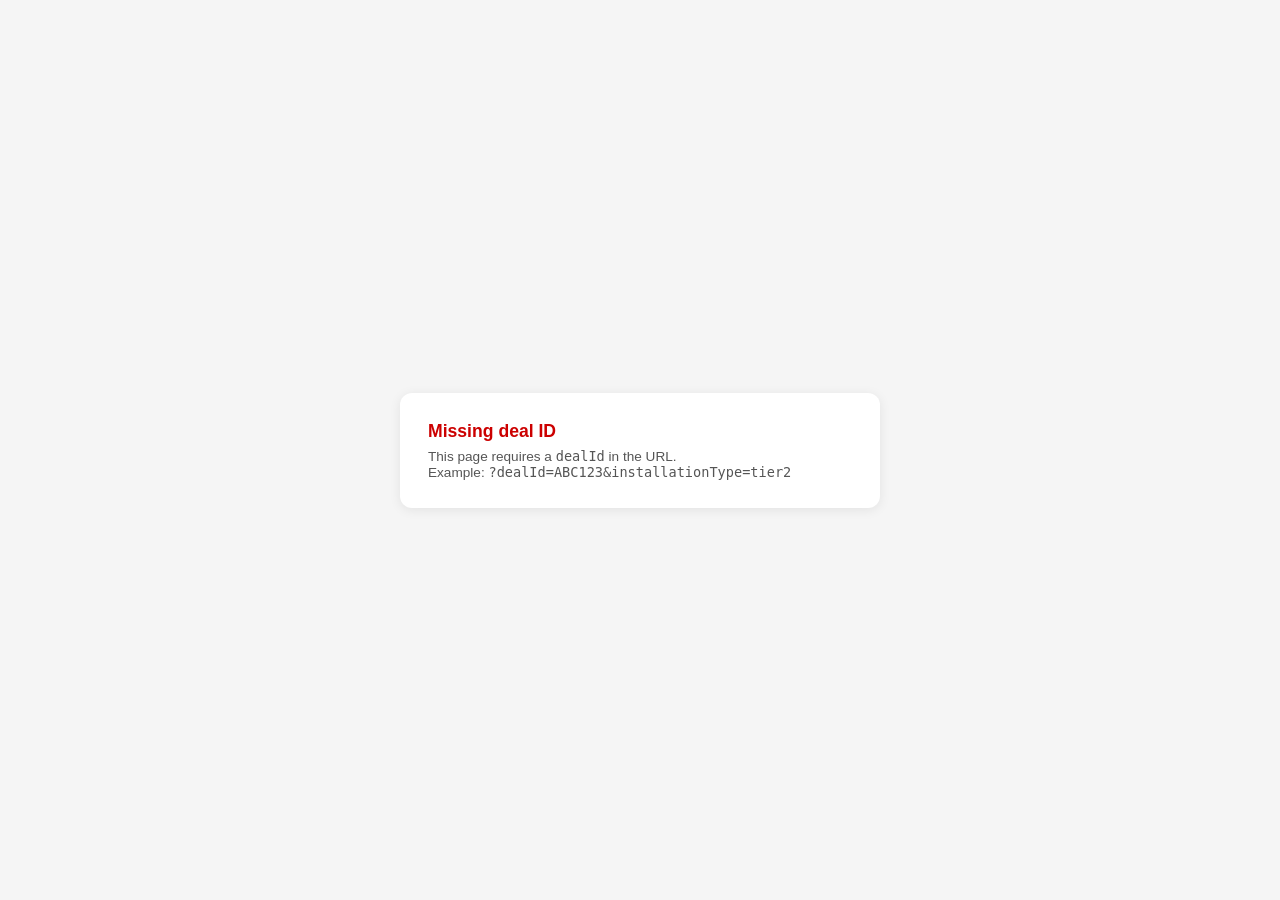
<file: index.html>
<!DOCTYPE html>
<html lang="en">
<head>
  <meta charset="UTF-8" />
  <meta name="viewport" content="width=device-width, initial-scale=1.0" />
  <title>Evnex Installation Survey</title>
  <style>
    * { margin: 0; padding: 0; box-sizing: border-box; }
    body { font-family: sans-serif; background: #f5f5f5; }

    #overlay {
      display: flex;
      align-items: center;
      justify-content: center;
      min-height: 100vh;
      padding: 24px;
    }

    .card {
      background: #fff;
      border-radius: 12px;
      padding: 28px;
      width: 100%;
      max-width: 480px;
      box-shadow: 0 2px 12px rgba(0,0,0,0.08);
    }

    .card h1 { font-size: 1.1rem; margin-bottom: 6px; }
    .sub { font-size: 0.82rem; color: #888; margin-bottom: 20px; }

    #loading { text-align: center; color: #555; }
    #error   { display: none; color: #c00; }
    #error p { font-size: 0.85rem; color: #555; margin-top: 6px; }
    #notice  { display: none; }

    .warn-box {
      background: #fff8e1;
      border: 1px solid #ffe082;
      border-radius: 8px;
      padding: 14px;
      font-size: 0.82rem;
      color: #7a5c00;
      margin-bottom: 16px;
    }
    .warn-box strong { display: block; margin-bottom: 6px; }
    .thumb-grid { display: flex; flex-wrap: wrap; gap: 8px; margin-top: 10px; }
    .thumb-grid a { display: block; width: 80px; height: 80px; border-radius: 6px; overflow: hidden; border: 1px solid #ffe082; }
    .thumb-grid img { width: 100%; height: 100%; object-fit: cover; display: block; }

    .btn {
      display: block;
      width: 100%;
      padding: 13px;
      background: #111;
      color: #fff;
      border: none;
      border-radius: 8px;
      font-size: 1rem;
      cursor: pointer;
      text-align: center;
      text-decoration: none;
    }
    .btn:hover { background: #333; }

    #debug-list { font-size: 0.75rem; color: #aaa; margin-top: 16px; list-style: none; text-align: left; }

    iframe {
      display: none;
      width: 100%;
      height: 100vh;
      border: none;
    }
  </style>
</head>
<body>

  <div id="overlay">
    <div class="card">

      <div id="loading">
        <h1>Loading your survey…</h1>
        <p class="sub" id="loading-sub">Fetching saved answers…</p>
        <ul id="debug-list"></ul>
      </div>

      <div id="error">
        <h1>Missing deal ID</h1>
        <p>This page requires a <code>dealId</code> in the URL.<br>
        Example: <code>?dealId=ABC123&amp;installationType=tier2</code></p>
      </div>

      <div id="notice">
        <h1>Resume Survey</h1>
        <p class="sub" id="notice-sub"></p>
        <div class="warn-box" id="files-box" style="display:none">
          <strong>⚠ Previously uploaded photos (can't be pre-filled)</strong>
          File uploads can't be injected into the form from a different browser.
          Your files are still saved — you may need to re-upload them:
          <div class="thumb-grid" id="files-grid"></div>
        </div>
        <button class="btn" id="continue-btn">Continue survey →</button>
      </div>

    </div>
  </div>

  <iframe id="tally-frame" title="Evnex Installation Survey" allowfullscreen></iframe>

  <script>
    const API_KEY  = ""; // Set Tally API key here — do not commit
    const FORM_ID  = "KYMRok";
    const BASE_URL = `https://tally.so/r/${FORM_ID}`;

    const TITLE_TO_PARAM = {
      "Do you have solar?"                                     : "solar",
      "Does your set-up include a home battery?"               : "battery",
      "Do you want your battery to feed into your car?"        : "feedCar",
      "Are you aware of any asbestos on your property?"        : "asbestos",
      'Please provide details (e.g. "asbestos eves"'           : "asbestosLocation",
      "Optional details"                                       : "optionalDetails",
      "Describe where your switchboard is"                     : "swbLocation",
      "Is your electricity meter located at your switchboard?" : "meter",
      "Please provide a description of your desired charger"   : "chargerLocation",
      "How can we access the cable route"                      : "cableAccess",
      "Please add any additional information about the cable"  : "cableDetails",
      "If you are getting your vehicle soon"                   : "deliveryDate",
    };

    function titleToParam(title) {
      for (const [prefix, param] of Object.entries(TITLE_TO_PARAM)) {
        if (title.startsWith(prefix.slice(0, 30))) return param;
      }
      return null;
    }

    const urlParams        = new URLSearchParams(window.location.search);
    const dealId           = urlParams.get("dealId");
    const installationType = urlParams.get("installationType") || "tier1";

    function dbg(msg) {
      const li = document.createElement("li");
      li.textContent = `→ ${msg}`;
      document.getElementById("debug-list").appendChild(li);
    }

    function showForm(src, fileUrls = []) {

      if (fileUrls.length > 0) {
        // Show notice with thumbnails, then load iframe on continue
        const grid = document.getElementById("files-grid");
        fileUrls.forEach(u => {
          const a = document.createElement("a");
          a.href = u; a.target = "_blank";
          a.innerHTML = `<img src="${u}" alt="Uploaded photo" />`;
          grid.appendChild(a);
        });
        document.getElementById("notice-sub").textContent =
          `Resuming for ${dealId}. Text answers pre-filled. Photos below can't be restored.`;
        document.getElementById("files-box").style.display = "block";
        document.getElementById("continue-btn").onclick = () => loadIframe(src);
        document.getElementById("loading").style.display = "none";
        document.getElementById("notice").style.display = "block";
      } else {
        loadIframe(src);
      }
    }

    function loadIframe(src) {
      document.getElementById("overlay").style.display = "none";
      const frame = document.getElementById("tally-frame");
      frame.src = src;
      frame.style.display = "block";
    }

    async function tallyGet(path) {
      const target = `https://api.tally.so${path}`;
      const res = await fetch(`https://corsproxy.io/?${encodeURIComponent(target)}`, {
        headers: { Authorization: `Bearer ${API_KEY}` }
      });
      if (!res.ok) throw new Error(`${res.status}`);
      return res.json();
    }

    async function fetchAndLoad() {
      if (!dealId) {
        document.getElementById("loading").style.display = "none";
        document.getElementById("error").style.display = "block";
        return;
      }

      try {
        dbg(`dealId="${dealId}" installationType="${installationType}"`);
        dbg("Calling Tally API…");

        const [subData, formData] = await Promise.all([
          tallyGet(`/forms/${FORM_ID}/submissions?limit=100`),
          tallyGet(`/forms/${FORM_ID}`)
        ]);

        console.group("Tally API");
        console.log("subData:", subData);
        console.log("formData:", formData);
        console.groupEnd();

        dbg(`${(subData.submissions||[]).length} submissions returned`);

        // Build questionId → title from subData.questions (matches r.questionId)
        const titleMap = {};
        (subData.questions || []).forEach(q => {
          if (q.title) titleMap[q.id] = q.title;
        });

        console.log("titleMap:", titleMap);

        // Build option uuid → text from formData blocks
        const optionMap = {};
        (formData.blocks || []).forEach(b => {
          if ((b.type === "DROPDOWN_OPTION" || b.type === "CHECKBOXES_OPTION") && b.payload?.text)
            optionMap[b.uuid] = b.payload.text;
        });

        const subs = subData.submissions || [];

        // 1. Exact dealId match
        let match = null;
        for (const sub of subs) {
          if (sub.isCompleted) continue;
          for (const r of sub.responses || []) {
            const a = r.answer;
            if (typeof a === "string" && a === dealId) { match = sub; break; }
            if (typeof a === "object" && a !== null && Object.values(a).includes(dealId)) { match = sub; break; }
          }
          if (match) break;
        }

        // 2. Fall back to latest partial with matching installationType
        if (!match) {
          dbg("No dealId match — using latest partial submission");
          match = subs.find(s => !s.isCompleted && s.responses?.some(r => {
            const a = r.answer;
            return typeof a === "object" && a !== null && a.installationType === installationType;
          })) || subs.find(s => !s.isCompleted) || null;
        }

        if (!match) {
          dbg("No submissions — loading fresh form");
          showForm(`${BASE_URL}?${new URLSearchParams({ installationType, dealId })}`);
          return;
        }

        console.log("Using submission:", match);
        dbg(`Using submission id=${match.id}`);

        const prefill  = { installationType, dealId };
        const fileUrls = [];

        for (const r of match.responses || []) {
          const answer = r.answer;

          if (typeof answer === "object" && answer !== null && !Array.isArray(answer) && !answer?.url) {
            Object.entries(answer).forEach(([k, v]) => { prefill[k] = v; });
            continue;
          }

          if (Array.isArray(answer) && answer[0]?.url) {
            answer.forEach(f => fileUrls.push(f.url));
            continue;
          }

          const title = titleMap[r.questionId] || "";
          const param = titleToParam(title);
          if (!param) continue;

          if (Array.isArray(answer)) {
            const text = answer.map(v => optionMap[v] || v).join(", ");
            if (text) prefill[param] = text;
          } else if (answer) {
            prefill[param] = answer;
          }
        }

        console.log("Pre-fill params:", prefill);
        console.log("File URLs:", fileUrls);
        dbg(`Pre-fill: ${JSON.stringify(prefill)}`);

        showForm(`${BASE_URL}?${new URLSearchParams(prefill)}`, fileUrls);

      } catch (err) {
        dbg(`ERROR: ${err.message}`);
        console.error("Fetch failed:", err);
        showForm(`${BASE_URL}?${new URLSearchParams({ installationType, dealId })}`);
      }
    }

    fetchAndLoad();
  </script>

</body>
</html>
</file>
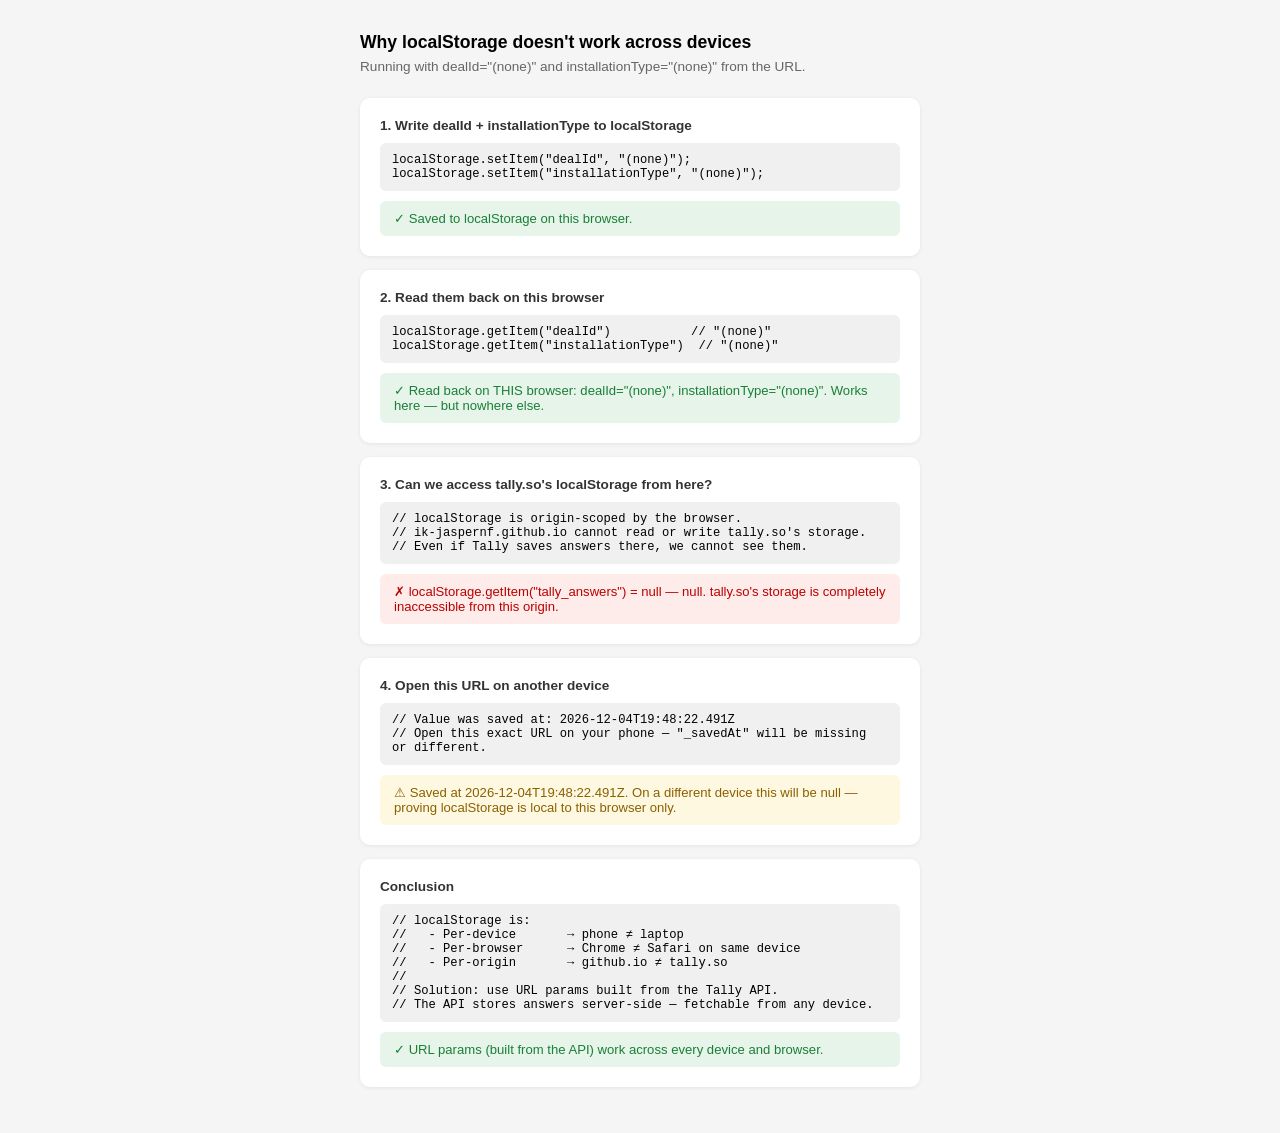
<file: localstorage.html>
<!DOCTYPE html>
<html lang="en">
<head>
  <meta charset="UTF-8" />
  <meta name="viewport" content="width=device-width, initial-scale=1.0" />
  <title>Why localStorage fails across devices</title>
  <style>
    * { margin: 0; padding: 0; box-sizing: border-box; }
    body { font-family: sans-serif; background: #f5f5f5; padding: 32px 16px; }
    .page { max-width: 560px; margin: 0 auto; }
    h1 { font-size: 1.1rem; margin-bottom: 6px; }
    .intro { font-size: 0.85rem; color: #666; margin-bottom: 24px; }

    .block {
      background: #fff;
      border-radius: 10px;
      padding: 20px;
      margin-bottom: 14px;
      box-shadow: 0 1px 4px rgba(0,0,0,0.07);
    }
    .block h2 { font-size: 0.85rem; font-weight: 600; margin-bottom: 10px; color: #333; }
    pre {
      background: #f0f0f0;
      border-radius: 6px;
      padding: 10px 12px;
      font-size: 0.76rem;
      white-space: pre-wrap;
      margin-bottom: 10px;
    }
    .result {
      font-size: 0.82rem;
      padding: 10px 14px;
      border-radius: 6px;
    }
    .ok   { background: #e6f4ea; color: #1a7f37; }
    .fail { background: #fdecea; color: #b00; }
    .warn { background: #fff8e1; color: #8a6000; }
  </style>
</head>
<body>
<div class="page">
  <h1>Why localStorage doesn't work across devices</h1>
  <p class="intro" id="intro">Loading params…</p>

  <div class="block">
    <h2>1. Write dealId + installationType to localStorage</h2>
    <pre id="code1"></pre>
    <div class="result ok" id="res1">Running…</div>
  </div>

  <div class="block">
    <h2>2. Read them back on this browser</h2>
    <pre id="code2"></pre>
    <div class="result ok" id="res2">Running…</div>
  </div>

  <div class="block">
    <h2>3. Can we access tally.so's localStorage from here?</h2>
    <pre>// localStorage is origin-scoped by the browser.
// ik-jaspernf.github.io cannot read or write tally.so's storage.
// Even if Tally saves answers there, we cannot see them.</pre>
    <div class="result fail" id="res3">Running…</div>
  </div>

  <div class="block">
    <h2>4. Open this URL on another device</h2>
    <pre id="code4"></pre>
    <div class="result warn" id="res4">Running…</div>
  </div>

  <div class="block">
    <h2>Conclusion</h2>
    <pre>// localStorage is:
//   - Per-device       → phone ≠ laptop
//   - Per-browser      → Chrome ≠ Safari on same device
//   - Per-origin       → github.io ≠ tally.so
//
// Solution: use URL params built from the Tally API.
// The API stores answers server-side — fetchable from any device.</pre>
    <div class="result ok">✓ URL params (built from the API) work across every device and browser.</div>
  </div>
</div>

<script>
  const params          = new URLSearchParams(window.location.search);
  const dealId          = params.get("dealId") || "(none)";
  const installationType = params.get("installationType") || "(none)";

  document.getElementById("intro").textContent =
    `Running with dealId="${dealId}" and installationType="${installationType}" from the URL.`;

  // 1. Write
  document.getElementById("code1").textContent =
    `localStorage.setItem("dealId", "${dealId}");\nlocalStorage.setItem("installationType", "${installationType}");`;
  try {
    localStorage.setItem("dealId", dealId);
    localStorage.setItem("installationType", installationType);
    localStorage.setItem("_savedAt", new Date().toISOString());
    document.getElementById("res1").textContent = `✓ Saved to localStorage on this browser.`;
  } catch(e) {
    document.getElementById("res1").className = "result fail";
    document.getElementById("res1").textContent = `✗ Failed: ${e.message}`;
  }

  // 2. Read back
  const readDeal   = localStorage.getItem("dealId");
  const readType   = localStorage.getItem("installationType");
  document.getElementById("code2").textContent =
    `localStorage.getItem("dealId")           // "${readDeal}"\nlocalStorage.getItem("installationType")  // "${readType}"`;
  document.getElementById("res2").textContent =
    `✓ Read back on THIS browser: dealId="${readDeal}", installationType="${readType}". Works here — but nowhere else.`;

  // 3. Cross-origin (tally.so) — always null
  const tallyVal = localStorage.getItem("tally_answers");
  document.getElementById("res3").textContent =
    `✗ localStorage.getItem("tally_answers") = ${JSON.stringify(tallyVal)}` +
    ` — null. tally.so's storage is completely inaccessible from this origin.`;

  // 4. Cross-device proof
  const savedAt = localStorage.getItem("_savedAt");
  document.getElementById("code4").textContent =
    `// Value was saved at: ${savedAt}\n// Open this exact URL on your phone — "_savedAt" will be missing or different.`;
  document.getElementById("res4").textContent =
    `⚠ Saved at ${savedAt}. On a different device this will be null — proving localStorage is local to this browser only.`;
</script>
</body>
</html>
</file>
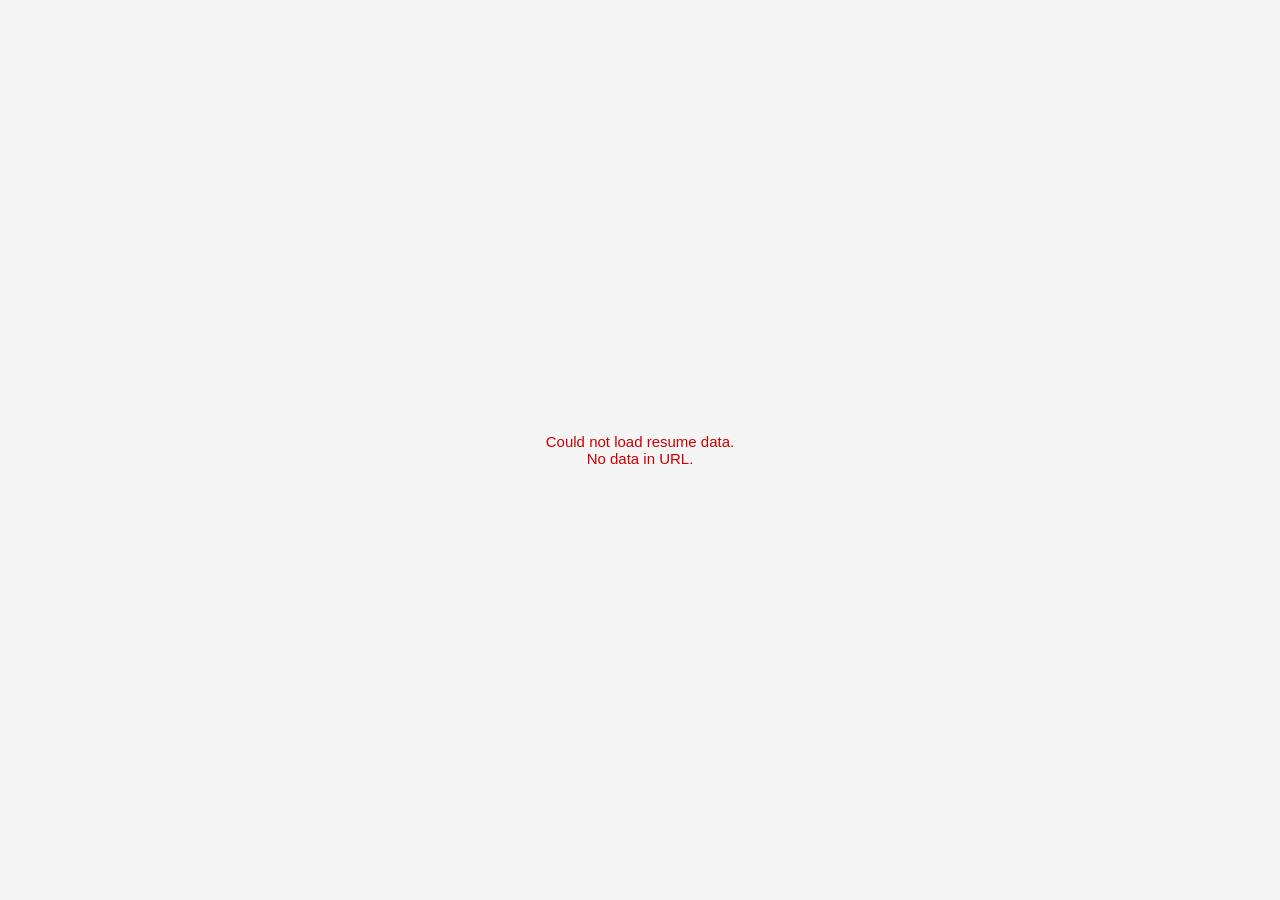
<file: resume.html>
<!DOCTYPE html>
<html lang="en">
<head>
  <meta charset="utf-8">
  <meta name="viewport" content="width=device-width, initial-scale=1">
  <title>Resuming your form…</title>
  <style>
    body { margin: 0; font-family: -apple-system, sans-serif;
           display: flex; align-items: center; justify-content: center;
           height: 100vh; background: #f5f5f5; }
    .box { text-align: center; padding: 2rem; }
    .spinner { width: 36px; height: 36px; border: 3px solid #ddd;
               border-top-color: #111; border-radius: 50%;
               animation: spin .7s linear infinite; margin: 1rem auto; }
    @keyframes spin { to { transform: rotate(360deg); } }
    p { color: #555; font-size: 15px; }
    .err { color: #c00; }
  </style>
</head>
<body>
<div class="box">
  <div class="spinner" id="sp"></div>
  <p id="msg">Resuming your form…</p>
</div>
<script>
  try {
    const hash = location.hash.slice(1);
    if (!hash) throw new Error('No data in URL.');

    const payload = JSON.parse(atob(hash));

    // Inject each localStorage key
    Object.entries(payload.ls).forEach(([k, v]) => {
      localStorage.setItem(k, typeof v === 'string' ? v : JSON.stringify(v));
    });

    // Redirect to the form
    window.location.replace(payload.url);

  } catch (e) {
    document.getElementById('sp').style.display = 'none';
    document.getElementById('msg').innerHTML =
      '<span class="err">Could not load resume data.<br>' + e.message + '</span>';
  }
</script>
</body>
</html>
</file>
